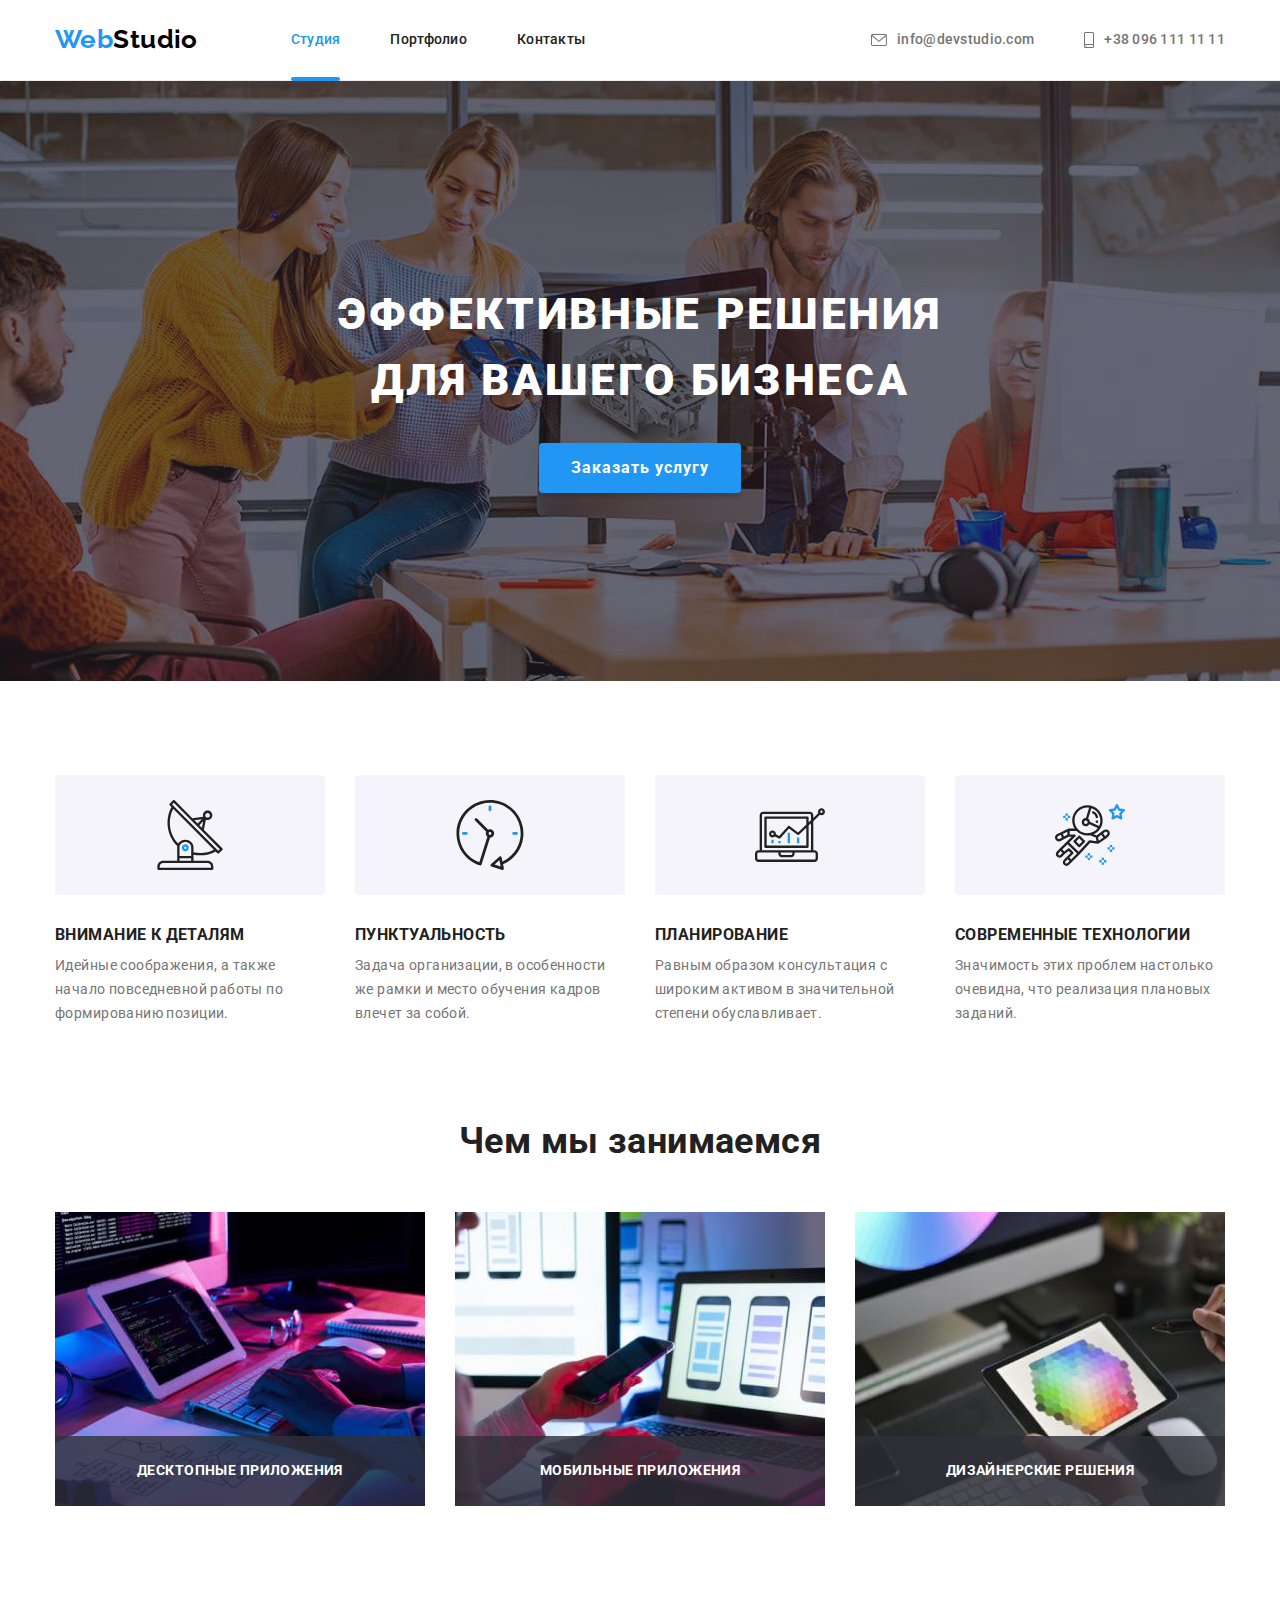
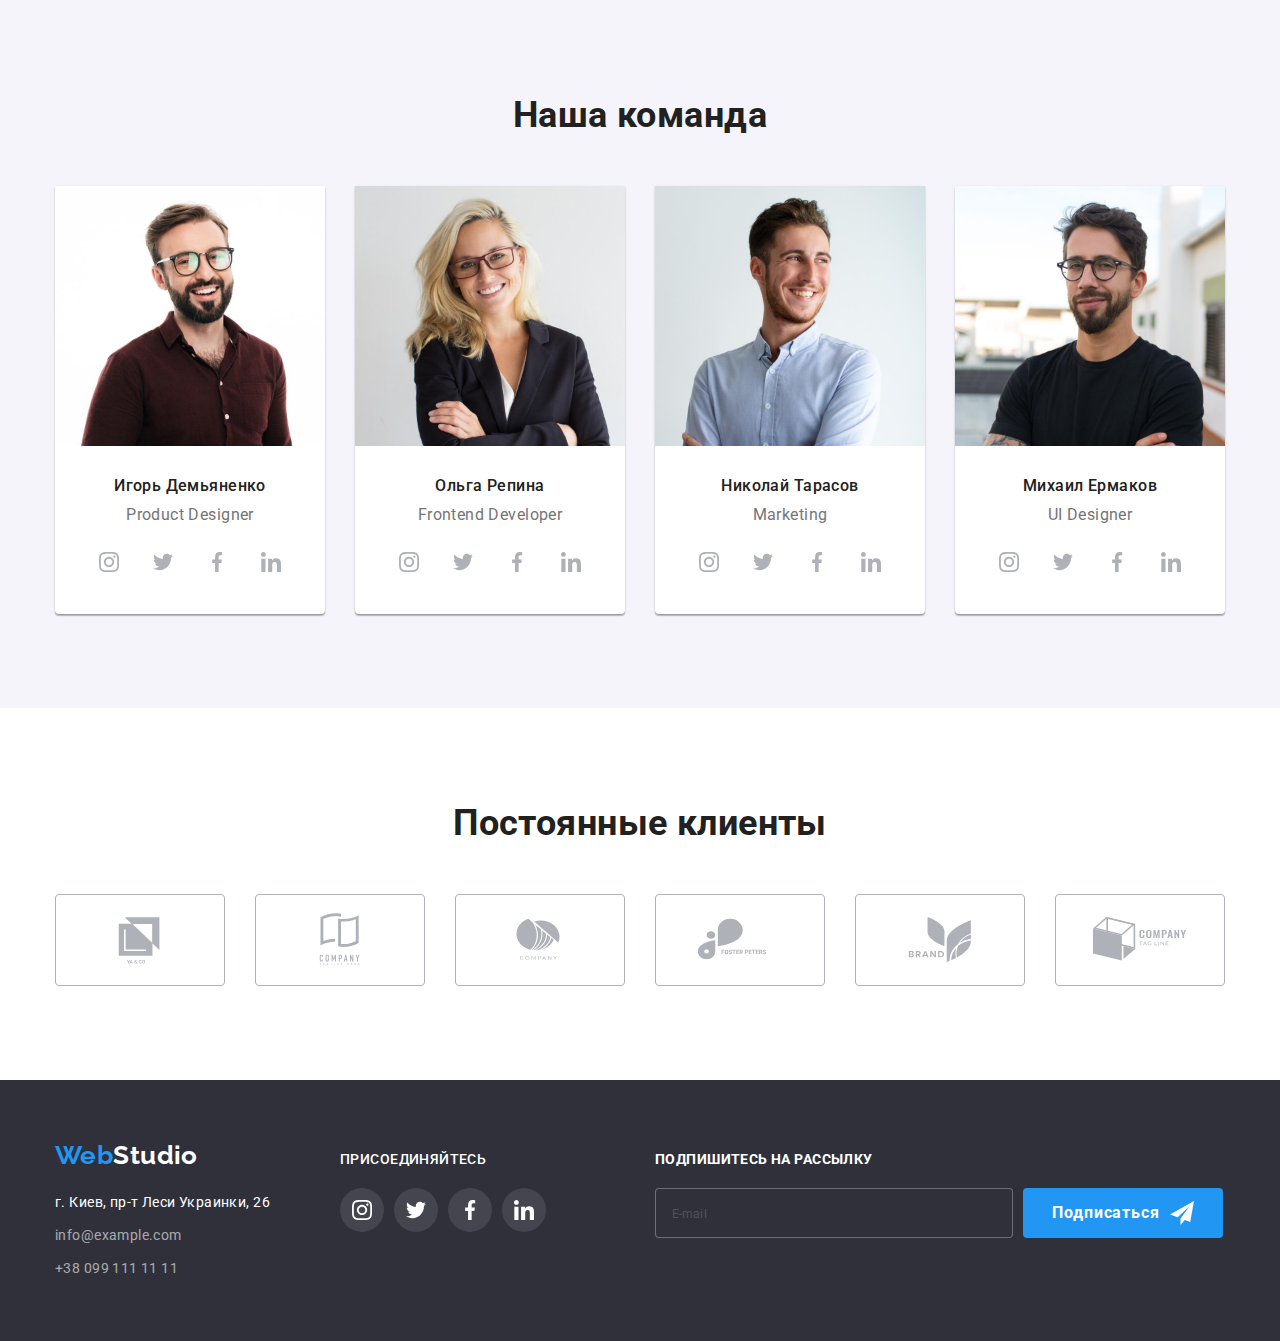
<file: index.html>
<!DOCTYPE html>
<html lang="ru">
<head>
    <meta charset="UTF-8">
    <meta http-equiv="X-UA-Compatible" content="IE=edge">
    <meta name="viewport" content="width=device-width, initial-scale=1.0">
    <title>WebStudio</title>
    <link rel="preconnect" href="https://fonts.googleapis.com">
    <link rel="preconnect" href="https://fonts.gstatic.com" crossorigin>
    <link href="https://fonts.googleapis.com/css2?family=Raleway:wght@700&family=Roboto:wght@400;500;700;900&display=swap" rel="stylesheet">
    <link rel="stylesheet" href="https://cdnjs.cloudflare.com/ajax/libs/modern-normalize/1.1.0/modern-normalize.css"
        integrity="sha512-Y0MM+V6ymRKN2zStTqzQ227DWhhp4Mzdo6gnlRnuaNCbc+YN/ZH0sBCLTM4M0oSy9c9VKiCvd4Jk44aCLrNS5Q=="
        crossorigin="anonymous" referrerpolicy="no-referrer" />
    <!-- <link rel="stylesheet" href="./css/styles.css" /> -->
    <link rel="stylesheet" href="./css/main.min.css" />
</head>
<body>
    <header class="header">
        <div class="container header__container">
        <nav class="navigation">
        <a class="logo header__logo" href="">Web<span class="header__logo--accent-color" lang="en">Studio</span></a>
        <ul class="navigation__list list">
            <li class="navigation__item">
                <a class="navigation__link navigation__link--current text-link link" href="./index.html">Студия</a>
            </li>
            <li class="navigation__item">
                <a class="navigation__link navigation__link text-link link" href="./portfolio.html">Портфолио</a>
            </li>
            <li class="navigation__item">
                <a class="navigation__link navigation__link text-link link" href="">Контакты</a>
            </li>
        </ul>
        </nav>
        <ul class="contacts">
            <li class="contacts__item link">
                <a class="contacts__link text-link" href="mailto:info@devstudio.com">
                    <svg class="contacts__icon" width="16" height="12">
                    <use href="./images/icons.svg#icon-envelope"></use>
                    </svg>
                    info@devstudio.com</a>
            </li>
            <li class="contacts__item link">
                <a class="contacts__link text-link" href="tel:+380961111111">
                    <svg class="contacts__icon" width="10" height="16">
                        <use href="./images/icons.svg#icon-smartphone"></use>
                    </svg>
                    +38 096 111 11 11</a>
            </li>
        </ul>
        </div>
    </header>
    <main>
        <section class ="hero hero--overlay">
            <div class="container">
            <h1 class="hero__title">Эффективные решения для вашего бизнеса</h1>
            <button class="button hero--button"  type="button" data-modal-open>Заказать услугу</button>
            </div>
        </section>
        <section class ="section features">
            <div class="container">
            <h2 hidden>Описание</h2>
            <ul class="features__menu list">
                <li class="features__item">
                    <div class="features__icon">
                        <svg class="auth-nav-svg" width="70" height="70">
                            <use href="./images/icons.svg#icon-antenna"></use>
                        </svg>
                    </div>
                    <h3 class="features__title">Внимание к деталям</h3>
                    <p class="features__submit">Идейные соображения, а также начало повседневной работы по формированию позиции.</p>
                </li>
                <li class="features__item">
                    <div class="features__icon">
                        <svg class="auth-nav-svg" width="70" height="70">
                            <use href="./images/icons.svg#icon-clock"></use>
                        </svg>
                    </div>
                    <h3 class="features__title">Пунктуальность</h3>
                    <p class="features__submit">Задача организации, в особенности же рамки и место обучения кадров влечет за собой.</p>
                </li>
                <li class="features__item">
                    <div class="features__icon">
                        <svg class="auth-nav-svg" width="70" height="70">
                            <use href="./images/icons.svg#icon-diagram"></use>
                        </svg>
                    </div>
                    <h3 class="features__title">Планирование</h3>
                    <p class="features__submit">Равным образом консультация с широким активом в значительной степени обуславливает.</p>
                </li>
                <li class="features__item">
                    <div class="features__icon">
                        <svg class="auth-nav-svg" width="70" height="70">
                            <use href="./images/icons.svg#icon-astronaut"></use>
                        </svg>
                    </div>
                    <h3 class="features__title">Современные технологии</h3>
                    <p class="features__submit">Значимость этих проблем настолько очевидна, что реализация плановых заданий.</p>
                </li>
            </ul>
            </div>
        </section>
        <section class ="section work">
            <div class="container">
            <h2 class="section-title">Чем мы занимаемся</h2>
            <ul class="image-set list">
                <li class="image-set__item"><img   class="image-set__image"
                    src="./images/aboutone.jpg" 
                    alt="computer"
                    width="370"
                    height="294"
                    >
                    <div class="image-set__title">
                        <p class="image-set__background">
                            Десктопные приложения
                        </p>
                    </div>
                </li>
                <li class="image-set__item"><img  class="image-set__image" src="./images/abouttwo.jpg" 
                    alt="phone"
                    width="370"
                    height="294"
                    >
                    <div class="image-set__title">
                        <p class="image-set__background">
                            Мобильные приложения
                        </p>
                    </div>
                </li>
                <li class="image-set__item"><img  class="image-set__image" src="./images/aboutthree.jpg"
                     alt="tablet"
                     width="370"
                     height="294"
                    >
                    <div class="image-set__title">
                        <p class="image-set__background">
                            Дизайнерские решения
                        </p>
                    </div>
                </li>
            </ul>
            </div>
        </section>
        <section class="team section">
            <div class="container">
            <h2 class="section-title">Наша команда</h2>
            <ul class="team__menu list">
                <li class="team__item"><img class="team__image" src="./images/teamone.jpg" alt="product_designer" width="270" height="260">
                    <div class="team__member">
                        <h3 class="team__heading">Игорь Демьяненко</h3>
                        <p class="team__position" lang="en">Product Designer</p>
                        <ul class="social-menu team-social-menu list">
                            <li class="social-menu__item">
                                <a href="" class="social-menu__link">
                                    <svg class="social-menu__icon" width="20" height="20">
                                        <use href="./images/icons.svg#icon-instagram"></use>
                                    </svg>
                                </a>
                            </li>
                            <li class="social-menu__item">
                                <a href="" class="social-menu__link">
                                    <svg class="social-menu__icon" width="20" height="20">
                                        <use href="./images/icons.svg#icon-twitter"></use>
                                    </svg>
                                </a>
                            </li>
                            <li class="social-menu__item">
                                <a href="" class="social-menu__link">
                                    <svg class="social-menu__icon" width="20" height="20">
                                        <use href="./images/icons.svg#icon-facebook"></use>
                                    </svg>
                                </a>
                            </li>
                            <li class="social-menu__item">
                                <a href="" class="social-menu__link">
                                    <svg class="social-menu__icon" width="20" height="20">
                                        <use href="./images/icons.svg#icon-linkedin"></use>
                                    </svg>
                                </a>
                            </li>
                        </ul>
                    </div>
                </li>
                <li class="team__item"><img class="team__image" src="./images/teamtwo.jpg" alt="frontend_developer" width="270" height="260">
                    <div class="team__member">
                    <h3 class="team__heading">Ольга Репина</h3>
                    <p class="team__position" lang="en">Frontend Developer</p>
                    <ul class="social-menu team-social-menu list">
                        <li class="social-menu__item">
                            <a href="" class="social-menu__link">
                                <svg class="social-menu__icon" width="20" height="20">
                                    <use href="./images/icons.svg#icon-instagram"></use>
                                </svg>
                            </a>
                        </li>
                        <li class="social-menu__item">
                            <a href="" class="social-menu__link">
                                <svg class="social-menu__icon" width="20" height="20">
                                    <use href="./images/icons.svg#icon-twitter"></use>
                                </svg>
                            </a>
                        </li>
                        <li class="social-menu__item">
                            <a href="" class="social-menu__link">
                                <svg class="social-menu__icon" width="20" height="20">
                                    <use href="./images/icons.svg#icon-facebook"></use>
                                </svg>
                            </a>
                        </li>
                        <li class="social-menu__item">
                            <a href="" class="social-menu__link">
                                <svg class="social-menu__icon" width="20" height="20">
                                    <use href="./images/icons.svg#icon-linkedin"></use>
                                </svg>
                            </a>
                        </li>
                    </ul>
                    </div>
                </li>
                <li class="team__item"><img class="team__image" src="./images/teamthree.jpg" alt="marketing" width="270" height="260">
                    <div class="team__member">
                    <h3 class="team__heading">Николай Тарасов</h3>
                    <p class="team__position" lang="en">Marketing</p>
                    <ul class="social-menu team-social-menu list">
                        <li class="social-menu__item">
                            <a href="" class="social-menu__link">
                                <svg class="social-menu__icon" width="20" height="20">
                                    <use href="./images/icons.svg#icon-instagram"></use>
                                </svg>
                            </a>
                        </li>
                        <li class="social-menu__item">
                            <a href="" class="social-menu__link">
                                <svg class="social-menu__icon" width="20" height="20">
                                    <use href="./images/icons.svg#icon-twitter"></use>
                                </svg>
                            </a>
                        </li>
                        <li class="social-menu__item">
                            <a href="" class="social-menu__link">
                                <svg class="social-menu__icon" width="20" height="20">
                                    <use href="./images/icons.svg#icon-facebook"></use>
                                </svg>
                            </a>
                        </li>
                        <li class="social-menu__item">
                            <a href="" class="social-menu__link">
                                <svg class="social-menu__icon" width="20" height="20">
                                    <use href="./images/icons.svg#icon-linkedin"></use>
                                </svg>
                            </a>
                        </li>
                    </ul>
                    </div>
                </li>
                <li class="team__item"><img class="team__image" src="./images/teamfour.jpg" alt="ui_designer" width="270" height="260">
                    <div class="team__member">
                    <h3 class="team__heading">Михаил Ермаков</h3>
                    <p class="team__position" lang="en">UI Designer</p>
                    <ul class="social-menu team-social-menu list">
                        <li class="social-menu__item">
                            <a href="" class="social-menu__link">
                                <svg class="social-menu__icon" width="20" height="20">
                                    <use href="./images/icons.svg#icon-instagram"></use>
                                </svg>
                            </a>
                        </li>
                        <li class="social-menu__item">
                            <a href="" class="social-menu__link">
                                <svg class="social-menu__icon" width="20" height="20">
                                    <use href="./images/icons.svg#icon-twitter"></use>
                                </svg>
                            </a>
                        </li>
                        <li class="social-menu__item">
                            <a href="" class="social-menu__link">
                                <svg class="social-menu__icon" width="20" height="20">
                                    <use href="./images/icons.svg#icon-facebook"></use>
                                </svg>
                            </a>
                        </li>
                        <li class="social-menu__item">
                            <a href="" class="social-menu__link">
                                <svg class="social-menu__icon" width="20" height="20">
                                    <use href="./images/icons.svg#icon-linkedin"></use>
                                </svg>
                            </a>
                        </li>
                    </ul>
                    </div>
                </li>
            </ul>
            </div>
        </section>
        <section class="section clients">
            <div class="container">
                <h2 class="section-title">Постоянные клиенты</h2>
                <ul class="clients__menu list">
                    <li class="clients__item">
                        <a href="" class="clients__link">
                            <svg class="clients__icon" width="106" height="60">
                                <use href="./images/icons.svg#icon-logoyaco"></use>
                            </svg>
                        </a>
                    </li>
                    <li class="clients__item">
                        <a href="" class="clients__link">
                            <svg class="clients__icon" width="106" height="60">
                                <use href="./images/icons.svg#icon-logocompany"></use>
                            </svg>
                        </a>
                    </li>
                    <li class="clients__item">
                        <a href="" class="clients__link">
                            <svg class="clients__icon" width="106" height="60">
                                <use href="./images/icons.svg#icon-logocomptwo"></use>
                            </svg>
                        </a>
                    </li>
                    <li class="clients__item">
                        <a href="" class="clients__link">
                            <svg class="clients__icon" width="106" height="60">
                                <use href="./images/icons.svg#icon-logofoster"></use>
                            </svg>
                        </a>
                    </li>
                    <li class="clients__item">
                        <a href="" class="clients__link">
                            <svg class="clients__icon" width="106" height="60">
                                <use href="./images/icons.svg#icon-logobrand"></use>
                            </svg>
                        </a>
                    </li>
                    <li class="clients__item">
                        <a href="" class="clients__link">
                            <svg class="clients__icon" width="106" height="60">
                                <use href="./images/icons.svg#icon-logotag"></use>
                            </svg>
                        </a>
                    </li>
                </ul>
            </div>
        </section>
    </main>
    <footer class ="footer">
        <div class="container footer-container">
        <div class="footter__address">
        <a class="logo footer__logo" href="">Web<span class="footer__logo--accent-logo" lang="en">Studio</span></a>
        <address class="address">
            <ul class="address__menu list">
            <li class="address__item">
                <a class="address__link address__link_map" href="https://goo.gl/maps/vY3BDn3XB5CnUUM28">г. Киев, пр-т Леси Украинки, 26</a>
            </li> 
            <li class="address__item">
                <a class="address__link" href="info@example.com">info@example.com</a>
            </li>
            <li class="address__item">
                <a class="address__link" href="tel:+380991111111">+38 099 111 11 11</a>
            </li>
        </ul>
        </address>
        </div>
        <div class="footer__social-container">
            <p class="footer__title">Присоединяйтесь</p>
            <ul class="social-menu list">
                <li class="social-menu__item">
                    <a href="" class="social-menu__link social-menu__link_footer">
                        <svg class="social-menu__icon social-menu__icon_footer" width="20" height="20">
                            <use href="./images/icons.svg#icon-instagram"></use>
                        </svg>
                    </a>
                </li>
                <li class="social-menu__item">
                    <a href="" class="social-menu__link social-menu__link_footer">
                        <svg class="social-menu__icon social-menu__icon_footer" width="20" height="20">
                            <use href="./images/icons.svg#icon-twitter"></use>
                        </svg>
                    </a>
                </li>
                <li class="social-menu__item">
                    <a href="" class="social-menu__link social-menu__link_footer">
                        <svg class="social-menu__icon social-menu__icon_footer" width="20" height="20">
                            <use href="./images/icons.svg#icon-facebook"></use>
                        </svg>
                    </a>
                </li>
                <li class="social-menu__item">
                    <a href="" class="social-menu__link social-menu__link_footer">
                        <svg class="social-menu__icon social-menu__icon_footer" width="20" height="20">
                            <use href="./images/icons.svg#icon-linkedin"></use>
                        </svg>
                    </a>
                </li>
            </ul>
        </div>
    <form class="footer-email">
        <label>
            <p class="footer-label">Подпишитесь на рассылку </p>
            <input type="email" name="email" placeholder="E-mail" class="input" />
    
        </label>
        <button type="submit" class="label-btn" data-modal-open>
            Подписаться
            <svg class="label-btn-svg" width="24" height="24">
                <use href="./images/icons.svg#icon-icon-send"></use>
            </svg>
        </button>
    </form>
    </div>
    </div>
    </footer>
    <div class="backdrop is-hidden" data-modal>
        <div class="modal">
            <p class="modal-paragraph">Оставьте свои данные, мы вам перезвоним</p>
            <form class="modal-form">
                <div class="modal-contact">
                    <label class="modal-label"><span class="modal-text">Имя </span><span class="modal-input-svg"><input
                                type="text" name="name" class="modal-input"><svg class="svg-form" width="18" height="18">
                                <use href="./images/icons.svg#icon-person-black"></use>
                            </svg></span></label>
                </div>
                <div class="modal-contact">
                    <label class="modal-label"><span class="modal-text">Телефон</span><span class="modal-input-svg"><input
                                type="tel" name="tel" class="modal-input"><svg class="svg-form" width="18" height="18">
                                <use href="./images/icons.svg#icon-phone-black"></use>
                            </svg></span></label>
                </div>
                <div class="modal-contact">
                    <label class="modal-label"><span class="modal-text">Почта</span><span class="modal-input-svg"><input
                                type="email" name="email" class="modal-input"><svg class="svg-form" width="18" height="18">
                                <use href="./images/icons.svg#icon-email-black"></use>
                            </svg></span></label>
                </div>
                <div class="modal-comment">
                    <label class="modal-label"><span class="modal-text">Комментарий</span>
                        <textarea name="text" id="text" rows="7" placeholder="Введите текст" class="textarea"></textarea>
                    </label>
                </div>
                <label class="checkbox"><input type="checkbox" class="input-checkbox" value="license-agreed"><span
                        class="check-box"></span><span class="span-modal">Соглашаюсь с рассылкой и принимаю <a href="#"
                            class="checkbox-link"> Условия договора</a></span></label>
                <button type="submit" class="modal-label-btn">
                    Отправить
                </button>
            </form>
            <button type="button" data-modal-close class="modal-btn">
                <svg class="modal-close" width="11" height="11">
                    <use href="./images/icons.svg#icon-close-black"></use>
                </svg>
            </button>
        </div>
    </div>
    <script src="./js/modal.js"></script>
</body>
</html>
</file>
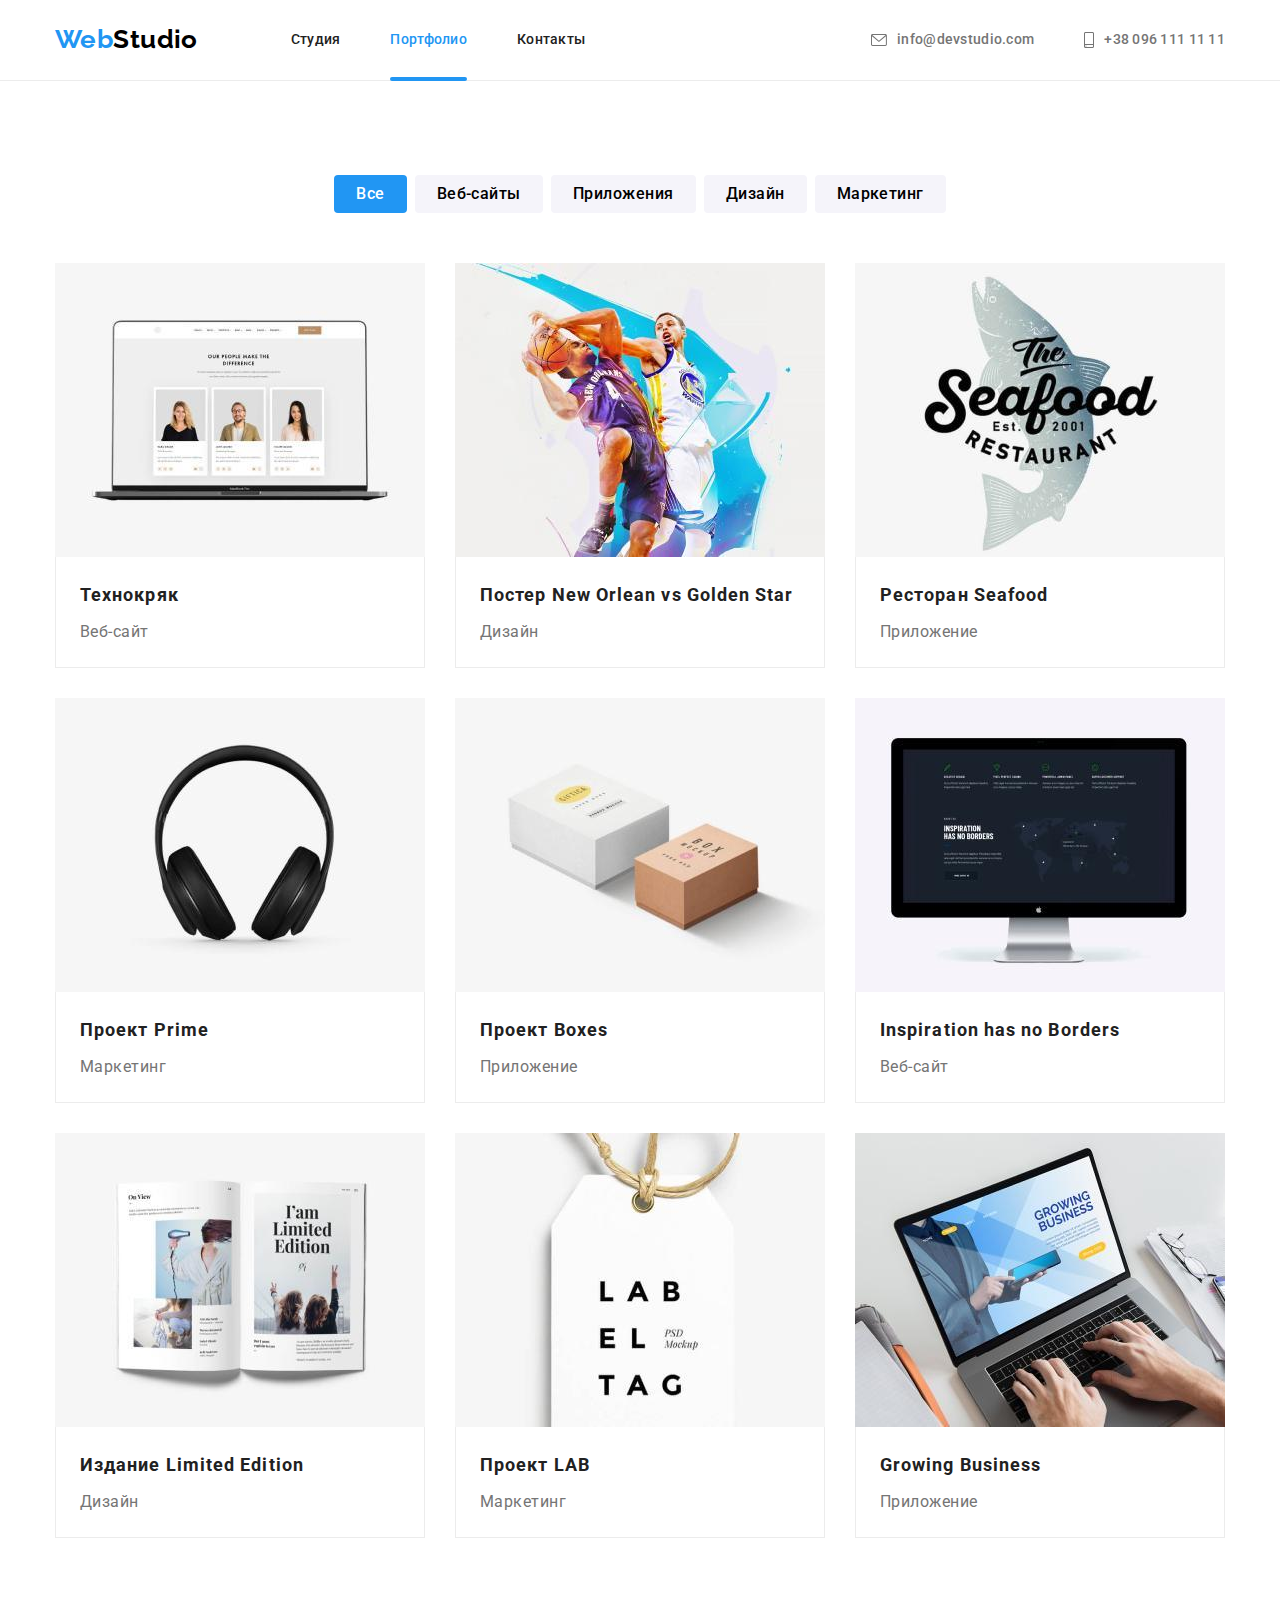
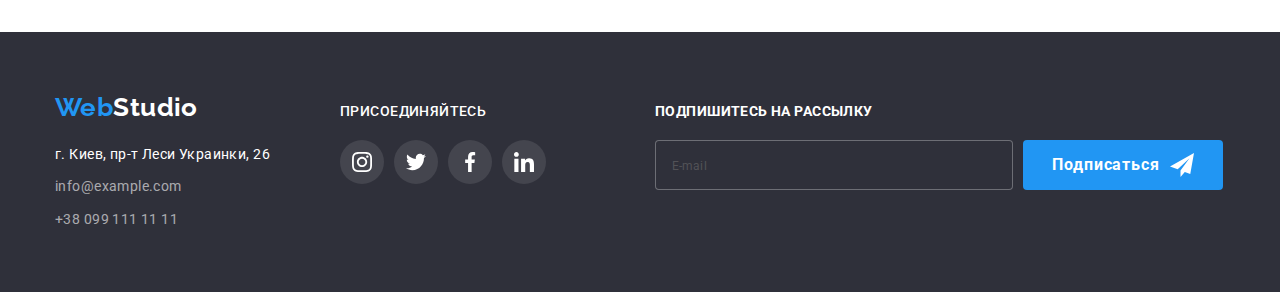
<file: portfolio.html>
<!DOCTYPE html>
<html lang="ru">
<head>
    <meta charset="UTF-8">
    <meta http-equiv="X-UA-Compatible" content="IE=edge">
    <meta name="viewport" content="width=device-width, initial-scale=1.0">
    <title>Portfolio</title>
    <link rel="preconnect" href="https://fonts.googleapis.com">
    <link rel="preconnect" href="https://fonts.gstatic.com" crossorigin>
    <link href="https://fonts.googleapis.com/css2?family=Raleway:wght@700&family=Roboto:wght@400;500;700;900&display=swap"
        rel="stylesheet">
    <link rel="stylesheet" href="https://cdnjs.cloudflare.com/ajax/libs/modern-normalize/1.1.0/modern-normalize.css"
        integrity="sha512-Y0MM+V6ymRKN2zStTqzQ227DWhhp4Mzdo6gnlRnuaNCbc+YN/ZH0sBCLTM4M0oSy9c9VKiCvd4Jk44aCLrNS5Q=="
        crossorigin="anonymous" referrerpolicy="no-referrer" />
    <!-- <link rel="stylesheet" href="./css/styles.css" /> -->
    <link rel="stylesheet" href="./css/main.min.css" />
</head>
<body>
    <header class="header">
        <div class="container header__container">
            <nav class="navigation">
                <a class="logo header__logo" href="">Web<span class="header__logo--accent-color" lang="en">Studio</span></a>
                <ul class="navigation__list list">
                    <li class="navigation__item">
                        <a class="navigation__link navigation__link text-link link" href="./index.html">Студия</a>
                    </li>
                    <li class="navigation__item">
                        <a class="navigation__link navigation__link--current text-link link" href="portfolio.html">Портфолио</a>
                    </li>
                    <li class="navigation__item">
                        <a class="navigation__link navigation__link text-link link" href="">Контакты</a>
                    </li>
                </ul>
            </nav>
            <ul class="contacts">
                <li class="contacts__item link">
                    <a class="contacts__link text-link" href="mailto:info@devstudio.com">
                        <svg class="contacts__icon" width="16" height="12">
                            <use href="./images/icons.svg#icon-envelope"></use>
                        </svg>
                        info@devstudio.com</a>
                </li>
                <li class="contacts__item link">
                    <a class="contacts__link text-link" href="tel:+380961111111">
                        <svg class="contacts__icon" width="10" height="16">
                            <use href="./images/icons.svg#icon-smartphone"></use>
                        </svg>
                        +38 096 111 11 11</a>
                </li>
            </ul>
        </div>
    </header>
    <main>
        <section class="section portfolio">
            <div class="container ">
            <h2 hidden>Перечень услуг</h2>
            <ul class="list btn-menu">
                <li class="btn-list">
                    <button class="btn-item btn-item-active" type="button">Все</button>
                </li>
                <li class="btn-list">
                    <button class="btn-item" type="button">Веб-сайты</button>
                </li>
                <li class="btn-list">
                    <button class="btn-item" type="button">Приложения</button>
                </li>
                <li class="btn-list">
                    <button class="btn-item" type="button">Дизайн</button>
                </li>
                <li class="btn-list">
                    <button class="btn-item" type="button">Маркетинг</button>
                </li>
            </ul>
            <ul class="list cart-list">
                <li class="cart-item">
                    <a href="" class="cart-item-link link">
                    <div class="cart-item-wrap">
                    <img src="./images/technokryak.jpg" alt="site" width="370" height="294">
                    <p class="cart-item-img-text">
                        Технокряк это современная площадка
                        распространения коронавируса. Компании
                        используют эту платформу для цифрового
                        шпионажа и атак на защищённые сервера
                        конкурентов.
                    </p>
                    </div>
                    <div class="cart-item-text">
                    <h3 class="project-title">Технокряк</h3>
                    <p class="project-body">Веб-сайт</p>
                    </div>
                    </a>
                </li>
                <li class="cart-item">
                    <a href="" class="cart-item-link link">
                    <div class="cart-item-wrap">
                    <img src="./images/poster.jpg" alt="design" width="370" height="294">
                    <p class="cart-item-img-text">
                        Технокряк это современная площадка
                        распространения коронавируса. Компании
                        используют эту платформу для цифрового
                        шпионажа и атак на защищённые сервера
                        конкурентов.
                    </p>
                    </div>
                    <div class="cart-item-text">
                    <h3 class="project-title">Постер <span lang="en">New Orlean vs Golden Star</span> </h3>
                    <p class="project-body">Дизайн</p>
                    </div>
                    </a>
                </li>
                <li class="cart-item">
                    <a href="" class="cart-item-link link">
                    <div class="cart-item-wrap">
                    <img src="./images/restoran.jpg" alt="app" width="370" height="294">
                    <p class="cart-item-img-text">
                        Технокряк это современная площадка
                        распространения коронавируса. Компании
                        используют эту платформу для цифрового
                        шпионажа и атак на защищённые сервера
                        конкурентов.
                    </p>
                    </div>
                    <div class="cart-item-text">
                    <h3 class="project-title">Ресторан <span lang="en">Seafood</span></h3>
                    <p class="project-body">Приложение</p>
                    </div>
                    </a>
                </li>
                <li class="cart-item">
                    <a href="" class="cart-item-link link">
                    <div class="cart-item-wrap">
                    <img src="./images/prime.jpg" alt="marketing" width="370" height="294">
                    <p class="cart-item-img-text">
                        Технокряк это современная площадка
                        распространения коронавируса. Компании
                        используют эту платформу для цифрового
                        шпионажа и атак на защищённые сервера
                        конкурентов.
                    </p>
                    </div>
                    <div class="cart-item-text">
                    <h3 class="project-title">Проект <span lang="en">Prime</span></h3>
                    <p class="project-body">Маркетинг</p>
                    </div>
                    </a>
                </li>
                <li class="cart-item">
                    <a href="" class="cart-item-link link">
                    <div class="cart-item-wrap">
                    <img src="./images/boxes.jpg" alt="app" width="370" height="294">
                    <p class="cart-item-img-text">
                        Технокряк это современная площадка
                        распространения коронавируса. Компании
                        используют эту платформу для цифрового
                        шпионажа и атак на защищённые сервера
                        конкурентов.
                    </p>
                    </div>
                    <div class="cart-item-text">
                    <h3 class="project-title">Проект <span lang="en">Boxes</span></h3>
                    <p class="project-body">Приложение</p>
                    </div>
                    </a>
                </li>
                <li class="cart-item">
                    <a href="" class="cart-item-link link">
                    <div class="cart-item-wrap">
                    <img src="./images/inspiration.jpg" alt="site" width="370" height="294">
                    <p class="cart-item-img-text">
                        Технокряк это современная площадка
                        распространения коронавируса. Компании
                        используют эту платформу для цифрового
                        шпионажа и атак на защищённые сервера
                        конкурентов.
                    </p>
                    </div>
                    <div class="cart-item-text">
                    <h3 class="project-title" lang="en">Inspiration has no Borders</h3>
                    <p class="project-body">Веб-сайт</p>
                    </div>
                    </a>
                </li>
                <li class="cart-item">
                    <a href="" class="cart-item-link link">
                    <div class="cart-item-wrap">
                    <img src="./images/izdanie.jpg" alt="design" width="370" height="294">
                    <p class="cart-item-img-text">
                        Технокряк это современная площадка
                        распространения коронавируса. Компании
                        используют эту платформу для цифрового
                        шпионажа и атак на защищённые сервера
                        конкурентов.
                    </p>
                    </div>
                    <div class="cart-item-text">
                    <h3 class="project-title">Издание <span lang="en">Limited Edition</span></h3>
                    <p class="project-body">Дизайн</p>
                    </div>
                    </a>
                </li>
                <li class="cart-item">
                    <a href="" class="cart-item-link link">
                    <div class="cart-item-wrap">
                    <img src="./images/lab.jpg" alt="marketing" width="370" height="294">
                    <p class="cart-item-img-text">
                        Технокряк это современная площадка
                        распространения коронавируса. Компании
                        используют эту платформу для цифрового
                        шпионажа и атак на защищённые сервера
                        конкурентов.
                    </p>
                    </div>
                    <div class="cart-item-text">
                    <h3 class="project-title">Проект <span lang="en">LAB</span></h3>
                    <p class="project-body">Маркетинг</p>
                    </div>
                    </a>
                </li>
                <li class="cart-item">
                    <a href="" class="cart-item-link link">
                    <div class="cart-item-wrap">
                    <img src="./images/growing.jpg" alt="app" width="370" height="294">
                    <p class="cart-item-img-text">
                        Технокряк это современная площадка
                        распространения коронавируса. Компании
                        используют эту платформу для цифрового
                        шпионажа и атак на защищённые сервера
                        конкурентов.
                    </p>
                    </div>
                    <div class="cart-item-text">
                    <h3 class="project-title" lang="en">Growing Business</h3>
                    <p class="project-body">Приложение</p>
                    </div>
                    </a>
                </li>
            </ul>
            </div>
        </section>
    </main>
    <footer class="footer">
        <div class="container footer-container">
            <div class="footter__address">
                <a class="logo footer__logo" href="">Web<span class="footer__logo--accent-logo" lang="en">Studio</span></a>
                <address class="address">
                    <ul class="address__menu list">
                        <li class="address__item">
                            <a class="address__link address__link_map" href="https://goo.gl/maps/vY3BDn3XB5CnUUM28">г. Киев,
                                пр-т Леси Украинки, 26</a>
                        </li>
                        <li class="address__item">
                            <a class="address__link" href="info@example.com">info@example.com</a>
                        </li>
                        <li class="address__item">
                            <a class="address__link" href="tel:+380991111111">+38 099 111 11 11</a>
                        </li>
                    </ul>
                </address>
            </div>
            <div class="footer__social-container">
                <p class="footer__title">Присоединяйтесь</p>
                <ul class="social-menu list">
                    <li class="social-menu__item">
                        <a href="" class="social-menu__link social-menu__link_footer">
                            <svg class="social-menu__icon social-menu__icon_footer" width="20" height="20">
                                <use href="./images/icons.svg#icon-instagram"></use>
                            </svg>
                        </a>
                    </li>
                    <li class="social-menu__item">
                        <a href="" class="social-menu__link social-menu__link_footer">
                            <svg class="social-menu__icon social-menu__icon_footer" width="20" height="20">
                                <use href="./images/icons.svg#icon-twitter"></use>
                            </svg>
                        </a>
                    </li>
                    <li class="social-menu__item">
                        <a href="" class="social-menu__link social-menu__link_footer">
                            <svg class="social-menu__icon social-menu__icon_footer" width="20" height="20">
                                <use href="./images/icons.svg#icon-facebook"></use>
                            </svg>
                        </a>
                    </li>
                    <li class="social-menu__item">
                        <a href="" class="social-menu__link social-menu__link_footer">
                            <svg class="social-menu__icon social-menu__icon_footer" width="20" height="20">
                                <use href="./images/icons.svg#icon-linkedin"></use>
                            </svg>
                        </a>
                    </li>
                </ul>
            </div>
            <form class="footer-email">
                <label>
                    <p class="footer-label">Подпишитесь на рассылку </p>
                    <input type="email" name="email" placeholder="E-mail" class="input" />
    
                </label>
                <button type="submit" class="label-btn" data-modal-open>
                    Подписаться
                    <svg class="label-btn-svg" width="24" height="24">
                        <use href="./images/icons.svg#icon-icon-send"></use>
                    </svg>
                </button>
            </form>
        </div>
        </div>
    </footer>
</body>
</html>
</file>
<file: css/styles.css>
/* :root {
  --header-color: #212121;
  --logo-color: #2196f3;
  --logo1-color: #000000;
  --hero-color: #2f303a;
  --primary-title-color: #ffffff;
  --primary-text-color: #757575;
  --btn-item-color: #f5f4fa;
  --footer-contact: rgba(255, 255, 255, 0.6);
  --header-border-color: #ececec;
  --item-border-color: #eeeeee;
  --footer-links: rgba(255, 255, 255, 0.1);
  --social-links: #afb1b8;
  --transition-timing: cubic-bezier(0.4, 0, 0.2, 1);
}

p,
h1,
h2,
h3,
h4,
h5,
h6 {
  margin: 0;
}

ul {
  margin: 0;
  padding: 0;
}

body {
  font-family: "Roboto", sans-serif;
  color: var(--header-color);
  background-color: var(--primary-title-color);
}

.container {
  width: 1200px;
  padding-left: 15px;
  padding-right: 15px;
  margin: 0 auto;
}

.list {
  list-style: none;
}

.link {
  text-decoration: none;
}



.logo {
  font-family: "Raleway";
  font-style: normal;
  font-weight: bold;
  font-size: 26px;
  line-height: 1.19;
  letter-spacing: 0.03em;
  color: var(--logo-color);
}

.logo1 {
  font-family: Raleway;
  font-style: normal;
  font-weight: bold;
  font-size: 26px;
  line-height: 1.19;
  letter-spacing: 0.03em;
  color: var(--logo1-color);
}

.header-container {
  display: flex;
  align-items: center;
}

.logo-header {
  padding-top: 24px;
  padding-bottom: 25px;
}

.logo {
  margin-right: 93px;
}

.header {
  border-bottom: 1px solid var(--header-border-color);
}

.header-nav {
  display: flex;
  align-items: center;
}

.menu-list {
  display: flex;
}

.menu-link.current::after {
  content: "";
  position: absolute;
  display: block;
  width: 100%;
  height: 4px;
  background: var(--logo-color);
  border-radius: 2px;
  bottom: -1px;
}

.menu-link-header,
.header-contact {
  padding-top: 32px;
  padding-bottom: 32px;
}

.menu-item:not(:last-child) {
  margin-right: 50px;
}

.header-connect {
  margin-left: auto;
}

.contact-item {
  transition: color 250ms var(--transition-timing);
}

.contact-item:not(:last-child) {
  margin-right: 30px;
}

.contact-item > a:hover,
.contact-item > a:focus {
  color: var(--logo-color);
}

.contact-link {
  transition: color 250ms var(--transition-timing);
  width: 100%;
  height: 100%;
  display: flex;
  align-items: center;
}

.contact-icon {
  transition: color 250ms var(--transition-timing);
  fill: currentColor;
  margin-right: 10px;
}

.menu-link {
  position: relative;
  font-weight: 500;
  font-size: 14px;
  line-height: 1.14;
  letter-spacing: 0.02em;
  transition: color 250ms var(--transition-timing);
  color: var(--header-color);
  display: block;
}

.menu-link.current:hover {
  color: var(--logo-color);
}

.menu-link:hover,
.menu-link:focus,
.footer-contact:hover,
.footer-contact:focus,
.contact-item:hover,
.contact-item:focus {
  color: var(--logo-color);
}

.contact-link:hover .contact-icon,
.contact-link:focus .contact-icon {
  fill: var(--logo-color);
}

.header-contact {
  font-weight: 500;
  font-size: 14px;
  font-style: normal;
  line-height: 1.14;
  letter-spacing: 0.02em;
  color: var(--primary-text-color);
}



.hero-container {
  text-align: center;
}

.hero {
  background-color: var(--hero-color);
  padding-top: 200px;
  padding-bottom: 200px;
  background-image: linear-gradient(
      rgba(47, 48, 58, 0.4),
      rgba(47, 48, 58, 0.4)
    ),
    url(../images/hero-background.jpg);
  background-repeat: no-repeat;
  background-size: cover;
  background-position: center;
  max-width: 1600px;
  margin: auto;
}

.main-title {
  font-weight: 900;
  font-size: 44px;
  line-height: 1.36;
  letter-spacing: 0.06em;
  text-transform: uppercase;
  text-align: center;
  color: var(--primary-title-color);
  margin-bottom: 30px;
  width: 696px;
  margin-left: 252px;
}

.btn-title {
  font-family: inherit;
  font-style: normal;
  font-weight: bold;
  font-size: 16px;
  line-height: 1.87;
  letter-spacing: 0.06em;
  background: var(--logo-color);
  box-shadow: 0px 4px 4px rgba(0, 0, 0, 0.15);
  border: 0;
  border-radius: 4px;
  color: var(--primary-title-color);
  cursor: pointer;
  padding: 10px 32px;
}

.section {
  padding-top: 94px;
  padding-bottom: 94px;
}

.attribute-conatiner {
  margin-bottom: 94px;
}

.attribute-list {
  display: flex;
  align-items: center;
}

.attribute-item:not(:last-child) {
  margin-right: 30px;
}

.attribute-item {
  display: flex;
  flex-direction: column;
  width: 270px;
}

.attribute-image {
  width: 100%;
  height: 120px;
  border-radius: 4px;
  background-color: var(--btn-item-color);
  display: flex;
  align-items: center;
  justify-content: center;
  margin-bottom: 30px;
}

.attribute-title {
  font-weight: bold;
  font-size: 14px;
  line-height: 1.14;
  letter-spacing: 0.03em;
  text-transform: uppercase;
  color: var(--header-color);
  margin-bottom: 10px;
}

.attribute-body {
  font-size: 14px;
  line-height: 1.71;
  letter-spacing: 0.03em;
  color: var(--primary-text-color);
}

.working-section {
  padding-top: 0;
}

.working-list {
  display: flex;
  flex-wrap: wrap;
  margin-right: -30px;
}

.working-item {
  position: relative;
  flex-basis: calc(100% / 3 - 30px);
  margin-right: 30px;
}

.second-title {
  font-weight: bold;
  font-size: 36px;
  line-height: 1.16;
  letter-spacing: 0.03em;
  color: var(--header-color);
  margin-bottom: 50px;
  text-align: center;
}

.working-item-wrap {
  display: flex;
  width: 100%;
  height: 70px;
  justify-content: center;
  align-items: center;
  position: absolute;
  bottom: 0;
  background: rgba(47, 48, 58, 0.8);
}

.working-item-text {
  text-align: center;
  font-weight: 700;
  font-size: 14px;
  line-height: 1.14;
  letter-spacing: 0.03em;
  text-transform: uppercase;
  color: var(--primary-title-color);
}

.team-section {
  background-color: var(--btn-item-color);
}

.team-title {
  font-weight: bold;
  font-size: 36px;
  line-height: 1.16;
  letter-spacing: 0.03em;
  color: var(--header-color);
  text-align: center;
  margin-bottom: 50px;
}

.team-list {
  display: flex;
}

.team-item:not(:last-child) {
  margin-right: 30px;
}

.team-item-text {
  padding-top: 30px;
  padding-bottom: 30px;
  text-align: center;
}

.team-item {
  background-color: var(--primary-title-color);
  box-shadow: 0px 1px 3px rgba(0, 0, 0, 0.12), 0px 1px 1px rgba(0, 0, 0, 0.14),
    0px 2px 1px rgba(0, 0, 0, 0.2);
  border-radius: 0px 0px 4px 4px;
}

.team-name {
  font-weight: 500;
  font-size: 16px;
  line-height: 1.18;
  letter-spacing: 0.03em;
  color: var(--header-color);
  margin-bottom: 10px;
}

.team-pos {
  font-size: 16px;
  line-height: 1.18;
  letter-spacing: 0.03em;
  color: var(--primary-text-color);
  margin-bottom: 16px;
}

.social-list {
  display: flex;
  justify-content: center;
}

.social-item {
  width: 44px;
  height: 44px;
}

.social-item:not(last-child) {
  margin-right: 10px;
}

.social-link {
  width: 100%;
  height: 100%;
  display: block;
  background-color: var(--primary-title-color);
  border-radius: 50%;
  display: flex;
  align-items: center;
  justify-content: center;
  transition: background-color 250ms var(--transition-timing);
}

.social-icon {
  fill: var(--social-links);
  transition: fill 250ms var(--transition-timing);
}

.social-link:hover,
.social-link:focus {
  background-color: var(--logo-color);
}

.social-link:hover .social-icon,
.social-link:focus .social-icon {
  fill: var(--primary-title-color);
}

.clients-title {
  font-weight: bold;
  font-size: 36px;
  line-height: 1.16;
  letter-spacing: 0.03em;
  color: var(--header-color);
  text-align: center;
  margin-bottom: 50px;
}

.clients-list {
  display: flex;
  justify-content: center;
  margin-right: -30px;
}

.clients-item {
  width: 170px;
  height: 92px;
}

.clients-item:not(last-child) {
  margin-right: 30px;
}

.clients-link {
  width: 100%;
  height: 100%;
  background-color: var(--primary-title-color);
  display: flex;
  align-items: center;
  justify-content: center;
  border: 1px solid var(--social-links);
  box-sizing: border-box;
  border-radius: 4px;
  transition: border 250ms var(--transition-timing);
}

.clients-icon {
  fill: var(--social-links);
  transition: fill 250ms var(--transition-timing);
}

.clients-link:hover,
.clients-link:focus {
  border-color: var(--logo-color);
}

.clients-link:hover .clients-icon,
.clients-link:focus .clients-icon {
  fill: var(--logo-color);
}



.footer {
  background-color: var(--hero-color);
  padding-top: 60px;
  padding-bottom: 60px;
}

.footer-container {
  display: flex;
  align-items: baseline;
}

.footer-container-address {
  display: flex;
  flex-direction: column;
  margin-right: 70px;
}

.logo2 {
  font-family: "Raleway";
  font-style: normal;
  font-weight: bold;
  font-size: 26px;
  line-height: 1.19;
  letter-spacing: 0.03em;
  color: var(--primary-title-color);
}

.footer-address {
  margin-top: 20px;
}

.address-city {
  font-style: normal;
  font-weight: normal;
  font-size: 14px;
  line-height: 1.71;
  letter-spacing: 0.03em;
  color: var(--primary-title-color);
}

.footer-connect-phone {
  margin-top: 9px;
}

.footer-connect {
  display: flex;
  flex-direction: column;
  margin-top: 9px;
}

.address-connect-item {
  display: inline-block;
}

.footer-contact {
  font-weight: normal;
  font-size: 14px;
  font-style: normal;
  line-height: 1.71;
  letter-spacing: 0.03em;
  color: var(--footer-contact);
  display: inline-block;
  transition: color 250ms var(--transition-timing);
}

.footer-links-title {
  font-weight: bold;
  font-size: 14px;
  line-height: 1.14;
  letter-spacing: 0.03em;
  color: var(--primary-title-color);
  text-transform: uppercase;
  margin-bottom: 20px;
}

.footer-items {
  display: flex;
}

.footer-item {
  width: 44px;
  height: 44px;
  margin-right: 10px;
}

.footer-item:not(last-child) {
  margin-right: 10px;
}

.footer-link {
  width: 100%;
  height: 100%;
  border-radius: 50%;
  display: flex;
  align-items: center;
  justify-content: center;
  background-color: var(--footer-links);
  transition: color 250ms var(--transition-timing);
}

.footer-icon {
  fill: var(--primary-title-color);
}

.footer-link:hover,
.footer-link:focus {
  background-color: var(--logo-color);
}

.footer-email {
  width: 570px;
  display: flex;
  align-items: end;
  margin-left: auto;
}
.footer-label {
  display: flex;
  font-weight: 700;
  font-size: 14px;
  line-height: 1.14;
  letter-spacing: 0.03em;
  text-transform: uppercase;
  color: var(--primary-title-color);
  margin-bottom: 20px;
}
.input {
  width: 358px;
  height: 50px;
  display: flex;
  padding-left: 16px;
  padding-top: 15px;
  padding-bottom: 15px;
  padding-right: 5px;
  border: 1px solid rgba(255, 255, 255, 0.3);
  border-radius: 4px;
  background-color: var(--hero-color);
  color: var(--primary-title-color);
}
.label-btn {
  display: flex;
  justify-content: center;
  align-items: center;
  border-radius: 4px;
  width: 200px;
  height: 50px;
  background-color: var(--logo-color);
  font-weight: 700;
  font-size: 16px;
  line-height: 1.87;
  letter-spacing: 0.06em;
  color: var(--primary-title-color);
  margin-left: 10px;
  cursor: pointer;
  border: none;
}
.label-btn-svg {
  margin-left: 10px;
  fill: var(--primary-title-color);
}


.btn-menu {
  display: flex;
  justify-content: center;
  margin-bottom: 50px;
}

.btn-item {
  font-family: Roboto;
  font-style: normal;
  font-weight: 500;
  font-size: 16px;
  line-height: 1.62;
  letter-spacing: 0.03em;
  box-sizing: border-box;
  border-radius: 4px;
  border: 0;
  background-color: var(--btn-item-color);
  cursor: pointer;
  padding: 6px 22px;
  transition: color, box-shadow, background-color,
    250ms var(--transition-timing);
}

.btn-list:not(:last-child) {
  margin-right: 8px;
}

.btn-item:hover,
.btn-item:focus {
  color: var(--primary-title-color);
  background-color: var(--logo-color);
  box-shadow: 0px 1px 1px rgba(0, 0, 0, 0.12), 0px 4px 4px rgba(0, 0, 0, 0.06),
    1px 4px 6px rgba(0, 0, 0, 0.16);
}

.btn-item:active {
  background-color: var(--logo-color);
}

.cart-list {
  display: flex;
  flex-wrap: wrap;
  margin-top: -30px;
  margin-left: -30px;
}

.cart-item {
  position: relative;
  width: 100%;
  height: 100%;
  display: flex;
  margin-top: 30px;
  margin-left: 30px;
  box-sizing: border-box;
  flex-basis: calc((100% - 90px) / 3);
}

.cart-item-link:hover .cart-item-img-text,
.cart-item-link:focus .cart-item-img-text {
  transform: translateY(0);
}

.cart-item-wrap {
  position: relative;
  overflow: hidden;
}

.cart-item-img-text {
  position: absolute;
  opacity: 1;
  width: 100%;
  height: 100%;
  padding: 63px 24px;
  display: flex;
  justify-content: center;
  align-items: center;
  color: var(--primary-title-color);
  background-color: rgba(33, 150, 243, 0.9);
  top: 0;
  left: 0;
  transform: translateY(101%);
  transition: transform 250ms cubic-bezier(0.4, 0, 0.2, 1);
  font-family: Roboto;
  font-size: 18px;
  line-height: 1.56;
  letter-spacing: 0.03em;
}

.cart-item-link {
  display: block;
  transition: box-shadow 250ms var(--transition-timing);
}

.cart-item-link:hover,
.cart-item-link:focus {
  box-shadow: 0px 1px 1px rgba(0, 0, 0, 0.12), 0px 4px 4px rgba(0, 0, 0, 0.06),
    1px 4px 6px rgba(0, 0, 0, 0.16);
}

img {
  display: block;
  max-width: 100%;
  height: auto;
}

.cart-item-text {
  border-top: 0;
  border-right: 1px solid var(--item-border-color);
  border-left: 1px solid var(--item-border-color);
  border-bottom: 1px solid var(--item-border-color);
  box-sizing: border-box;
  padding-top: 20px;
  padding-left: 24px;
  padding-bottom: 20px;
  padding-right: 24px;
}

.project-title {
  font-weight: bold;
  font-size: 18px;
  line-height: 2;
  letter-spacing: 0.06em;
  color: var(--header-color);
  margin-bottom: 4px;
}

.project-body {
  font-size: 16px;
  line-height: 1.87;
  letter-spacing: 0.03em;
  color: var(--primary-text-color);
}

.active,
.btn-item:hover {
  color: var(--primary-title-color);
  background-color: var(--logo-color);
}

.current,
.menu-link:hover {
  color: var(--logo-color);
}



.backdrop {
  width: 100vw;
  height: 100vh;
  position: fixed;
  top: 0;
  background: rgba(0, 0, 0, 0.2);
  transition: visibility 500ms var(--transition-timing),
    opacity 1000ms var(--transition-timing);
}

.modal {
  position: absolute;
  width: 528px;
  height: 581px;
  top: 50%;
  left: 50%;
  transform: translate(-50%, -50%) scale(1) rotate(0deg);
  background-color: var(--primary-title-color);
  box-shadow: 0px 1px 3px rgba(0, 0, 0, 0.12), 0px 1px 1px rgba(0, 0, 0, 0.14),
    0px 2px 1px rgba(0, 0, 0, 0.2);
  border-radius: 4px;
  transition: transform 500ms var(--transition-timing);
}

.backdrop.is-hidden .modal {
  transform: translate(-50%, -50%) scale(0.1) rotate(180deg);
  transition: transform 500ms var(--transition-timing);
}

.modal-btn {
  display: flex;
  justify-items: center;
  align-items: center;
  width: 30px;
  height: 30px;
  position: absolute;
  top: 8px;
  right: 8px;
  border: 1px solid rgba(0, 0, 0, 0.1);
  border-radius: 50%;
  background-color: inherit;
}

.modal-close {
  width: 18px;
  height: 18px;
}

.is-hidden {
  visibility: hidden;
  opacity: 0;
  pointer-events: none;
}

.modal {
  position: absolute;
  top: 50%;
  left: 50%;
  width: 530px;
  padding: 40px;
  min-height: 580px;
  background-color: var(--primary-title-color);
  transform: translate(-50%, -50%) scale(1);
  transition: transform 3s cubic-bezier(0.4, 0, 0.2, 1);
}
.modal-paragraph {
  text-align: center;
  margin-bottom: 12px;
  font-weight: 700;
  font-size: 20px;
  line-height: 1.15;
  letter-spacing: 0.03em;
  color: var(--header-color);
}

.modal-contact {
  margin-bottom: 10px;
}

.modal-comment {
  margin-bottom: 20px;
}

.modal-label {
  font-size: 12px;
  line-height: 1.16;
  letter-spacing: 0.01em;
  color: var(--primary-text-color);
}
.modal-input-svg {
  display: block;
  position: relative;
}
.svg-form {
  position: absolute;
  top: 50%;
  transform: translateY(-50%);
  left: 15px;
  transition: fill 250ms cubic-bezier(0.4, 0, 0.2, 1);
}

.modal-text {
  display: block;
  margin-bottom: 4px;
  position: relative;
}

.modal-input {
  width: 100%;
  height: 40px;
  border: 1px solid rgba(33, 33, 33, 0.2);
  border-radius: 4px;
  cursor: pointer;
  padding-left: 42px;
  padding-top: 12px;
  padding-bottom: 12px;
  outline: none;
  transition: border-color 250ms cubic-bezier(0.4, 0, 0.2, 1);
}

.textarea:hover,
.textarea:focus,
.modal-input:hover,
.modal-input:focus {
  border-color: var(--logo-color);
}
.modal-input:hover + .svg-form,
.modal-input:focus + .svg-form {
  fill: var(--logo-color);
}

::placeholder {
  font-family: Roboto;
  font-style: normal;
  font-weight: normal;
  font-size: 12px;
  line-height: 1.16;
  letter-spacing: 0.01em;
  color: rgba(117, 117, 117, 0.5);
}
.textarea {
  resize: none;
  width: 100%;
  height: 120px;
  border: 1px solid rgba(33, 33, 33, 0.2);
  box-sizing: border-box;
  border-radius: 4px;
  padding: 12px 16px;
}
.checkbox {
  font-size: 14px;
  line-height: 1.71;
  letter-spacing: 0.01em;
  color: var(--primary-text-color);
  display: flex;
  justify-content: center;
  align-items: center;
  margin-bottom: 30px;
}
.input-checkbox {
  position: absolute;
  -webkit-appearance: none;
}
.check-box {
  position: absolute;
  width: 16px;
  height: 15px;
  left: 54px;
  background-image: url(../images/checkbox.svg);
  background-position: center;
  background-repeat: no-repeat;
}
.input-checkbox:focus + .check-box,
.input-checkbox:hover + .check-box {
  background-image: url(../images/hf-checkbox.svg);
}

.input-checkbox:checked + .check-box {
  background-color: var(--accent-color);
  background-image: url(../images/icon-check.svg);
}
.checkbox-link {
  color: var(--logo-color);
}
.span-modal {
  margin-left: 7px;
}
.modal-label-btn {
  display: block;
  margin: 0 auto;
  width: 200px;
  height: 50px;
  background-color: var(--logo-color);
  font-weight: 700;
  font-size: 16px;
  line-height: 1.87;
  letter-spacing: 0.06em;
  color: var(--primary-title-color);
  box-shadow: 0px 4px 4px rgba(0, 0, 0, 0.15);
  border: none;
  border-radius: 4px;
  cursor: pointer;
}
.modal-btn {
  position: absolute;
  width: 33px;
  height: 33px;
  border-radius: 50%;
  border: 1px solid rgba(0, 0, 0, 0.1);
  background-color: var(--primary-title-color);
  top: 8px;
  right: 8px;
}
.modal-close {
  transition: fill 250ms cubic-bezier(0.4, 0, 0.2, 1);
}
.modal-btn:hover .modal-close,
.modal-btn:focus .modal-close {
  fill: var(--logo-color);
  cursor: pointer;
} 
*/
</file>
<file: css/main.min.css>
:root{--primary-text-color: #757575;--title-text-color: #212121;--accent-color: #2196f3;--hero-but-hover: #188ce8;--logo-black-color: #000000;--logo-bg-white-color: #ffffff;--hero-footer-bg-color: #2f303a;--secondary-bg-color: #f5f4fa;--button-bg-color: #f5f4fa;--work-bg-color: #e5e5e5;--border-header: #ececec;--border-client: #afb1b8;--portfolio-list-item-shadow: 1px 4px 6px rgba(0, 0, 0, 0.16),
    0px 4px 4px rgba(0, 0, 0, 0.06), 0px 1px 1px rgba(0, 0, 0, 0.12);--timing-function: cubic-bezier(0.4, 0, 0.2, 1)}.visually-hidden{position:absolute;width:1px;height:1px;margin:-1px;border:0;padding:0;white-space:nowrap;clip-path:inset(100%);clip:rect(0 0 0 0);overflow:hidden}body{margin:0 auto;font-family:Roboto, sans-serif;font-size:14px;letter-spacing:0.03em;color:var(--title-text-color);background-color:var(--logo-bg-white-color)}h1,h2,h3,h4,h5,h6,p,ul{margin:0;padding:0}ul{list-style:none}img{display:block;max-width:100%;height:auto}.link{text-decoration:none}.container{width:1200px;padding-left:15px;padding-right:15px;margin:0 auto}.section{padding-top:94px;padding-bottom:94px}.logo{font-family:Raleway, sans-serif;font-weight:700;font-size:26px;line-height:1.19;text-decoration:none;color:var(--accent-color)}.button{display:inline-block;font-family:"Roboto";font-weight:700;line-height:1.87;min-width:73px;min-height:50px;font-size:16px;letter-spacing:0.06em;border:transparent;border-radius:4px;text-align:center;cursor:pointer;color:var(--logo-bg-white-color);background-color:var(--accent-color);transition:color 250ms var(--timing-function),background-color 250ms var(--timing-function)}.hero--button{padding:10px 32px;box-shadow:0px 4px 4px rgba(0,0,0,0.15)}.hero--button:hover,.hero--button:focus{color:var(--logo-bg-white-color);background-color:var(--hero-but-hover)}.btn-menu{display:flex;justify-content:center;margin-bottom:50px}.btn-list:not(:last-child){margin-right:8px}.btn-menu .btn-item-active{color:var(--logo-bg-white-color);background-color:var(--accent-color)}.btn-item{font-family:Roboto;font-style:normal;display:inline-block;font-weight:500;font-size:16px;line-height:1.62;letter-spacing:0.03em;box-sizing:border-box;border-radius:4px;border:0;background-color:var(--button-bg-color);cursor:pointer;padding:6px 22px;transition:color,box-shadow,background-color,250ms var(--timing-function)}.btn-item:hover,.btn-item:focus{color:var(--logo-bg-white-color);background-color:var(--accent-color);box-shadow:0px 1px 1px rgba(0,0,0,0.12),0px 4px 4px rgba(0,0,0,0.06),1px 4px 6px rgba(0,0,0,0.16)}.text-link{display:block;padding-top:32px;padding-bottom:32px;font-weight:500;font-size:14px;line-height:1.14;letter-spacing:0.02em;color:currentColor;transition:color 250ms var(--timing-function)}.section-title{margin-bottom:50px;font-weight:700;font-size:36px;line-height:1.17;text-align:center}.social-menu{display:flex;justify-content:space-between}.team-social-menu{justify-content:center;margin:0px;padding:0px}.social-menu__item{width:44px;height:44px}.social-menu__item:not(:last-child){margin-right:10px}.social-menu__link{width:100%;height:100%;border-radius:50%;display:flex;align-items:center;justify-content:center;transition:fill 250ms var(--timing-function),background-color 250ms var(--timing-function)}.social-menu__link:hover,.social-menu__link:focus{background-color:var(--accent-color);fill:var(--logo-bg-white-color)}.social-menu__icon{fill:var(--border-client)}.social-menu__link:hover .social-menu__icon,.social-menu__link:focus .social-menu__icon{fill:var(--logo-bg-white-color)}.navigation__list .navigation__link--current{color:var(--accent-color)}.navigation__link--current::after{position:absolute;left:0;bottom:-1px;content:"";width:100%;height:4px;background-color:var(--accent-color);display:block;border-radius:2px}.backdrop{width:100vw;height:100vh;position:fixed;top:0;background:rgba(0,0,0,0.2);transition:visibility 500ms var(--timing-function),opacity 1000ms var(--timing-function)}.is-hidden{visibility:hidden;opacity:0;pointer-events:none}.backdrop.is-hidden .modal{transform:translate(-50%, -50%) scale(0.1) rotate(180deg);transition:transform 500ms var(--timing-function)}.modal{position:absolute;top:50%;left:50%;width:530px;padding:40px;min-height:580px;background-color:var(--logo-bg-white-color);transform:translate(-50%, -50%) scale(1) rotate(0deg);transition:transform 3s var(--timing-function)}.modal-btn{position:absolute;width:33px;height:33px;border-radius:50%;display:inline-flex;justify-content:center;align-items:center;border:1px solid rgba(0,0,0,0.1);background-color:var(--logo-bg-white-color);top:8px;right:8px}.modal-close{width:18px;height:18px;transition:fill 250ms var(--timing-function)}.modal-close:hover,.modal-close:focus{fill:var(--accent-color);cursor:pointer}.modal-paragraph{text-align:center;margin-bottom:12px;font-weight:700;font-size:20px;line-height:1.15;letter-spacing:0.03em;color:var(--title-text-color)}.modal-contact{margin-bottom:10px}.modal-comment{margin-bottom:20px}.modal-label{font-size:12px;line-height:1.16;letter-spacing:0.01em;color:var(--primary-text-color)}.modal-input-svg{display:block;position:relative}.svg-form{position:absolute;top:50%;transform:translateY(-50%);left:15px;transition:fill 250ms cubic-bezier(0.4, 0, 0.2, 1)}.modal-text{display:block;margin-bottom:4px;position:relative}.modal-input{width:100%;height:40px;border:1px solid rgba(33,33,33,0.2);border-radius:4px;cursor:pointer;padding-left:42px;padding-top:12px;padding-bottom:12px;outline:none;transition:border-color 250ms cubic-bezier(0.4, 0, 0.2, 1)}.modal-input:hover,.modal-input:focus{border-color:var(--accent-color)}.modal-input:hover+.svg-form,.modal-input:focus+.svg-form{fill:var(--accent-color)}::placeholder{font-family:Roboto;font-style:normal;font-weight:normal;font-size:12px;line-height:1.16;letter-spacing:0.01em;color:rgba(117,117,117,0.5)}.textarea{resize:none;width:100%;height:120px;border:1px solid rgba(33,33,33,0.2);box-sizing:border-box;border-radius:4px;padding:12px 16px}.textarea:hover,.textarea:focus{border-color:var(--accent-color)}.checkbox{font-size:14px;line-height:1.71;letter-spacing:0.01em;color:var(--primary-text-color);display:flex;justify-content:center;align-items:center;margin-bottom:30px}.input-checkbox{position:absolute;-webkit-appearance:none}.check-box{position:absolute;width:16px;height:15px;left:54px;background-image:url(../images/checkbox.svg);background-position:center;background-repeat:no-repeat}.check-box:hover,.check-box:focus{background-image:url(../images/hf-checkbox.svg)}.input-checkbox:checked+.check-box{background-color:var(--accent-color);background-image:url(../images/icon-check.svg)}.checkbox-link{color:var(--accent-color)}.span-modal{margin-left:7px}.modal-label-btn{display:block;margin:0 auto;width:200px;height:50px;background-color:var(--accent-color);font-weight:700;font-size:16px;line-height:1.87;letter-spacing:0.06em;color:var(--logo-bg-white-color);box-shadow:0px 4px 4px rgba(0,0,0,0.15);border:none;border-radius:4px;cursor:pointer}.footer__title{margin-bottom:20px;font-weight:500;font-size:14px;line-height:1.14;text-transform:uppercase;color:var(--logo-bg-white-color)}.header{background-color:var(--logo-bg-white-color);border-bottom:1px solid var(--border-header)}.header__container{display:flex;align-items:center}.header__logo{padding-top:24px;padding-bottom:25px;margin-right:93px}.header__logo--accent-color{color:var(--logo-black-color)}.navigation{display:flex;align-items:center;margin-right:auto}.navigation__list{display:flex}.navigation__item:not(:last-child){margin-right:50px}.navigation__link{position:relative}.navigation__link:hover,.navigation__link:focus{color:var(--accent-color)}.contacts{display:flex}.contacts__item:not(:last-child){margin-right:50px}.contacts__link{display:inline-flex;align-items:center;color:var(--primary-text-color);text-decoration:none}.contacts__link:hover,.contacts__link:focus{color:var(--accent-color)}.contacts__icon{margin-right:10px;fill:var(--primary-text-color);vertical-align:middle;transition:fill 250ms var(--timing-function)}.contacts__link:hover .contacts__icon,.contacts__link:focus .contacts__icon{fill:var(--accent-color)}.hero{display:flex;flex-direction:column;padding-top:200px;padding-bottom:200px;margin-top:0;min-height:600px;text-align:center;background-color:var(--hero-footer-bg-color)}.hero--overlay{max-width:1600px;margin-left:auto;margin-right:auto;height:600px;background-image:linear-gradient(to right, rgba(47,48,58,0.4), rgba(47,48,58,0.4)),url("../images/./hero-background.jpg");background-repeat:no-repeat;background-position:center;background-size:cover}.hero__title{width:696px;min-height:120px;margin:0 auto 30px auto;color:var(--logo-bg-white-color);font-weight:900;font-size:44px;line-height:1.5;letter-spacing:0.06em;text-transform:uppercase}.features{padding-bottom:94px}.features__menu{display:flex;justify-content:center;padding:0}.features__item{width:270px}.features__item:not(:last-child){margin-right:30px}.features__icon{display:flex;height:120px;margin-bottom:30px;background:var(--button-bg-color);border-radius:4px;justify-content:center;align-items:center}.features__title{margin-bottom:10px;font-weight:700;line-height:1.17;text-transform:uppercase}.features__submit{line-height:1.71;color:var(--primary-text-color)}.work{padding-top:0px}.image-set{display:flex;text-align:center;margin:0px -30px 0px 0px;padding:0px}.image-set__item{position:relative;z-index:-1}.image-set__item:not(:last-child){margin-right:30px}.image-set__title{position:absolute;bottom:0;display:flex;align-items:center;justify-content:center;width:370px;height:70px;background-color:rgba(47,48,58,0.8)}.image-set__background{font-size:14px;font-weight:700;line-height:1.14;text-transform:uppercase;color:var(--logo-bg-white-color)}.team{background-color:var(--secondary-bg-color)}.team__menu{display:flex;margin-left:-30px;margin-bottom:-30px}.team__item{flex-basis:calc(100% / 4 - 30px);margin-left:30px;margin-bottom:30px;background-color:var(--logo-bg-white-color);width:270px;border-radius:0px 0px 4px 4px;box-shadow:0px 1px 3px rgba(0,0,0,0.12),0px 1px 1px rgba(0,0,0,0.14),0px 2px 1px rgba(0,0,0,0.2)}.team__member{padding-top:30px;padding-bottom:30px}.team__heading{margin-bottom:10px;font-weight:500;font-size:16px;line-height:1.19;text-align:center;color:var(--title-text-color)}.team__position{font-size:16px;line-height:1.19;color:var(--primary-text-color);margin:0;margin-bottom:16px;text-align:center}.clients__title{margin-bottom:50px}.clients__menu{display:flex;justify-content:space-between;margin:0px;padding:0px}.clients__item{display:block;flex-basis:calc(100% / 6 - 30px)}.clients__link{display:flex;justify-content:center;align-items:center;width:170px;height:92px;border:1px solid var(--border-client);border-radius:4px;transition:color 250ms var(--timing-function),border-color 250ms var(--timing-function)}.clients__link:hover,.clients__link:focus{color:var(--accent-color);border-color:var(--accent-color)}.clients__item:not(:last-child){margin-right:30px}.clients__icon{fill:var(--border-client);transition:fill 250ms var(--timing-function)}.clients__link:hover .clients__icon,.clients__link:focus .clients__icon{fill:var(--accent-color)}.footer{padding-top:60px;padding-bottom:60px;background-color:var(--hero-footer-bg-color)}.footer-container{display:flex;align-items:baseline}.footer__title{margin-bottom:20px;font-weight:500;font-size:14px;line-height:1.14;text-transform:uppercase;color:var(--logo-bg-white-color)}.footter__address{margin-right:70px}.footer__logo{display:block;color:var(--accent-color);margin-bottom:20px}.footer__logo--accent-logo{color:var(--logo-bg-white-color)}.address{font-style:normal;font-size:14px;line-height:1.71}.address__item:not(:last-child){margin-bottom:9px}.address__link{text-decoration:none;color:rgba(255,255,255,0.6);transition:color 250ms var(--timing-function)}.address__link:hover,.address__link:focus{color:var(--accent-color)}.address__link_map{color:var(--logo-bg-white-color)}.address__link_map:hover,.address__link_map:focus{color:var(--accent-color)}.footer__social-container{margin-right:93px;display:block;width:206px;height:80px}.social-menu__link_footer{background:rgba(255,255,255,0.1);transition:background-color 250ms var(--timing-function)}.social-menu__link_footer:hover,.social-menu__link_footer:focus{background-color:var(--accent-color)}.social-menu__icon_footer{fill:var(--logo-bg-white-color)}.footer-email{width:570px;display:flex;align-items:end;margin-left:auto}.footer-label{display:flex;font-weight:700;font-size:14px;line-height:1.14;letter-spacing:0.03em;text-transform:uppercase;color:var(--logo-bg-white-color);margin-bottom:20px}.input{width:358px;height:50px;display:flex;padding-left:16px;padding-top:15px;padding-bottom:15px;padding-right:5px;border:1px solid rgba(255,255,255,0.3);border-radius:4px;background-color:var(--hero-footer-bg-color);color:var(--logo-bg-white-color)}.label-btn{display:flex;justify-content:center;align-items:center;border-radius:4px;width:200px;height:50px;background-color:var(--accent-color);font-weight:700;font-size:16px;line-height:1.87;letter-spacing:0.06em;color:var(--logo-bg-white-color);margin-left:10px;cursor:pointer;border:none}.label-btn-svg{margin-left:10px;fill:var(--logo-bg-white-color)}.cart-list{display:flex;flex-wrap:wrap;margin-top:-30px;margin-left:-30px}.cart-item{position:relative;width:100%;height:100%;display:flex;margin-top:30px;margin-left:30px;box-sizing:border-box;flex-basis:calc((100% - 90px) / 3)}.cart-item-link{display:block;transition:box-shadow 250ms var(--timing-function)}.cart-item-link:hover,.cart-item-link:focus{box-shadow:0px 1px 1px rgba(0,0,0,0.12),0px 4px 4px rgba(0,0,0,0.06),1px 4px 6px rgba(0,0,0,0.16)}.cart-item-wrap{position:relative;overflow:hidden}.cart-item-img-text{position:absolute;opacity:1;width:100%;height:100%;padding:63px 24px;display:flex;justify-content:center;align-items:center;color:var(--logo-bg-white-color);background-color:rgba(33,150,243,0.9);top:0;left:0;transform:translateY(101%);transition:transform 250ms cubic-bezier(0.4, 0, 0.2, 1);font-family:Roboto;font-size:18px;line-height:1.56;letter-spacing:0.03em}.cart-item-link:hover .cart-item-img-text,.cart-item-link:focus .cart-item-img-text{transform:translateY(0)}.cart-item-text{border-top:0;border-right:1px solid var(--border-header);border-left:1px solid var(--border-header);border-bottom:1px solid var(--border-header);box-sizing:border-box;padding-top:20px;padding-left:24px;padding-bottom:20px;padding-right:24px}.project-title{font-weight:bold;font-size:18px;line-height:2;letter-spacing:0.06em;color:var(--title-text-color);margin-bottom:4px}.project-body{font-size:16px;line-height:1.87;letter-spacing:0.03em;color:var(--primary-text-color)}
/*# sourceMappingURL=main.min.css.map */
</file>
